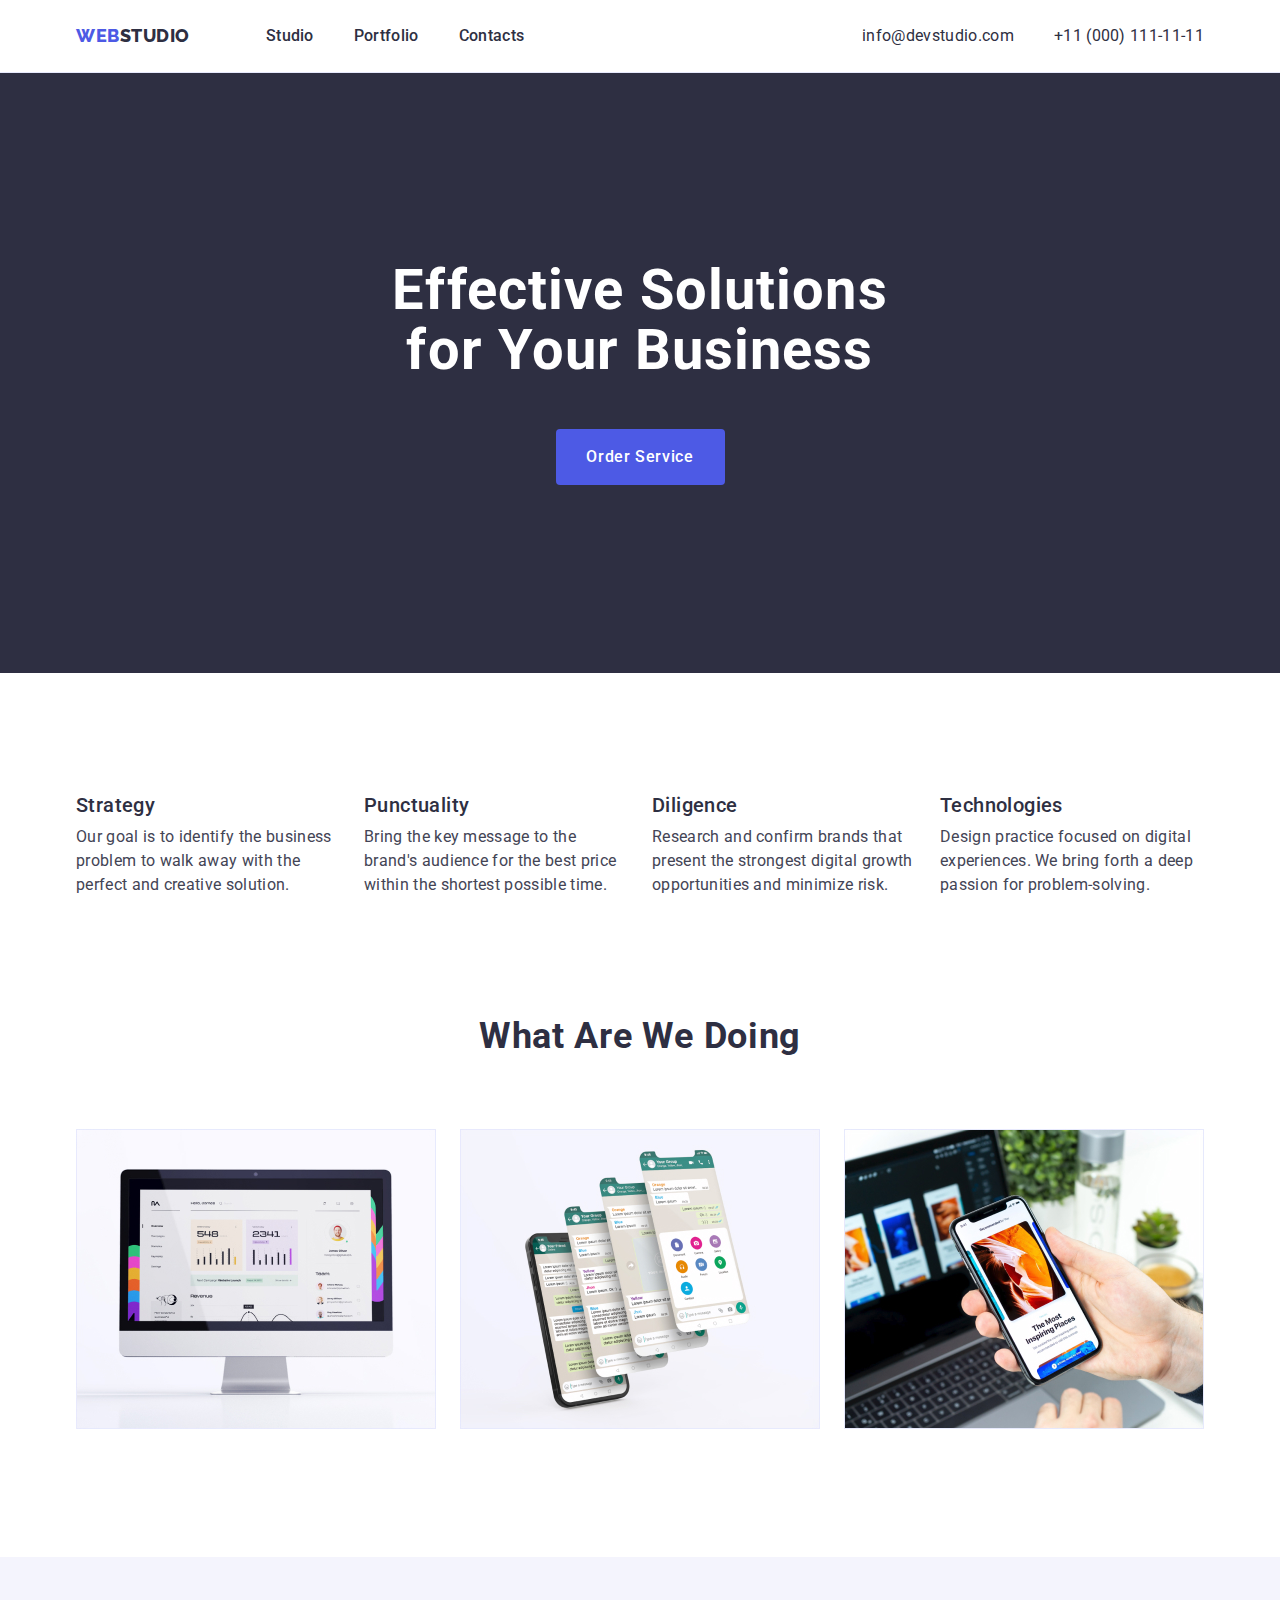
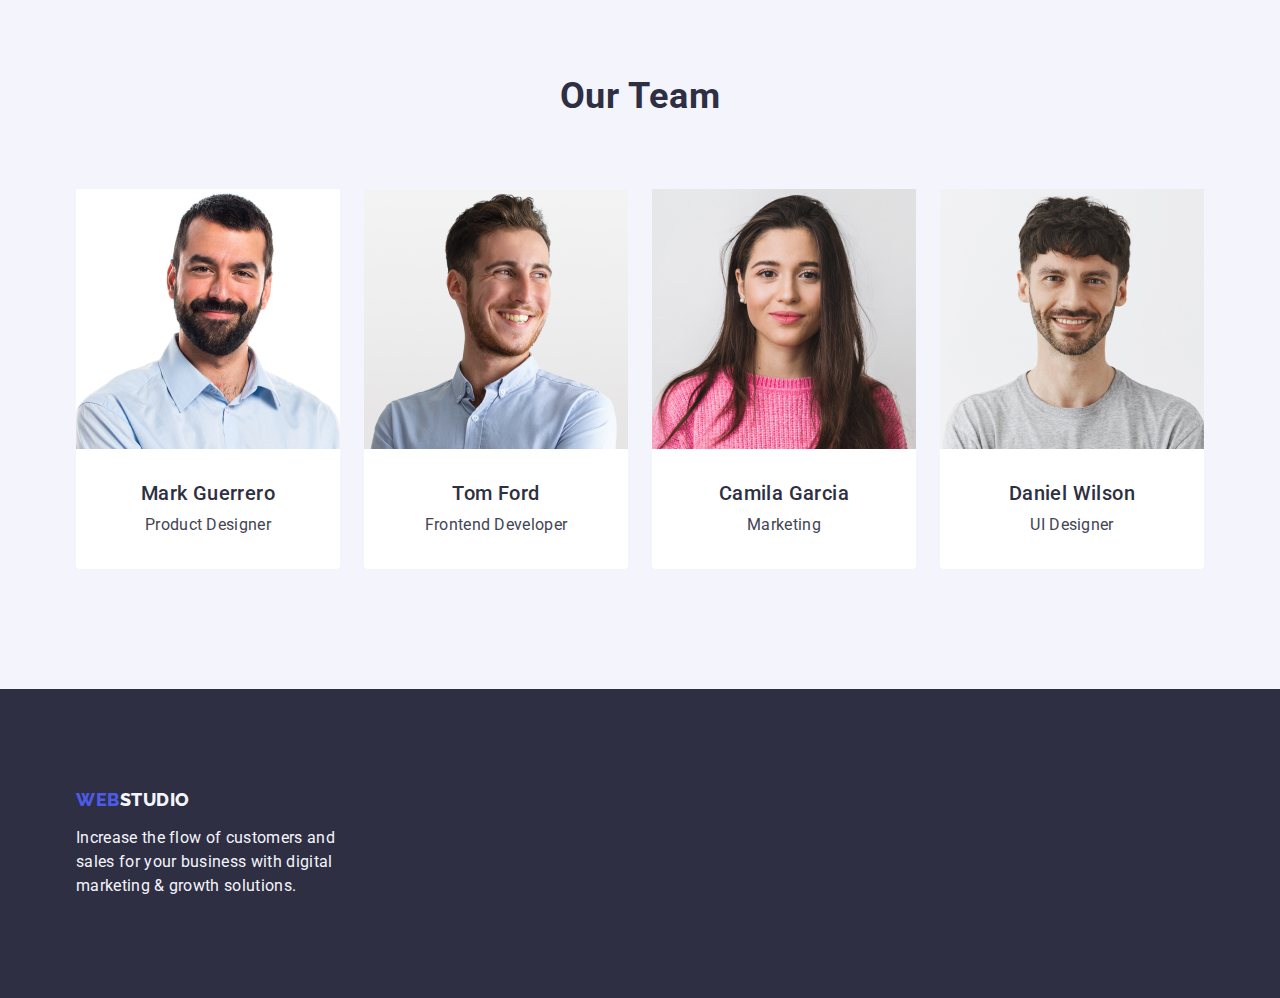
<file: index.html>
<!DOCTYPE html>
<html lang="en">
  <head>
    <meta charset="UTF-8" />
    <meta http-equiv="X-UA-Compatible" content="IE=edge" />
    <meta name="viewport" content="width=device-width, initial-scale=1.0" />
    <title>Document</title>
    <link rel="preconnect" href="https://fonts.googleapis.com" />
    <link rel="preconnect" href="https://fonts.gstatic.com" crossorigin />
    <link
      href="https://fonts.googleapis.com/css2?family=Raleway:wght@800&family=Roboto:wght@400;500;700;900&display=swap"
      rel="stylesheet"
    />
    <link rel="stylesheet" href="./css/modern-normalize.min.css" />
    <link rel="stylesheet" href="./css/style.css" />
  </head>
  <body>
    <header class="header">
      <div class="header-div container">
        <nav class="header-nav">
          <a href="./index.html" class="logo link"
            >Web<span class="highlight">Studio</span></a
          >
          <ul class="list main-menu">
            <li><a class="link menu-padding" href="./index.html">Studio</a></li>
            <li>
              <a class="link menu-padding" href="./portfolio.html">Portfolio</a>
            </li>
            <li>
              <a class="link menu-padding" href="./Contacts.html">Contacts</a>
            </li>
          </ul>
        </nav>
        <address class="address">
          <ul class="list list-flex-gap">
            <li>
              <a class="link link-address" href="mailto:info@devstudio.com"
                >info@devstudio.com</a
              >
            </li>
            <li>
              <a class="link link-address" href="tel:+110001111111"
                >+11 (000) 111-11-11</a
              >
            </li>
          </ul>
        </address>
      </div>
    </header>

    <main>
      <section class="main-index-section-first">
        <div class="container">
          <h1 class="index-section-first-header">
            Effective Solutions for Your Business
          </h1>
          <button type="button" class="button-order-service">
            Order Service
          </button>
        </div>
      </section>
      <section class="section-two-padding">
        <div class="container">
          <h2 class="heading-values visually-hidden">Values</h2>
          <ul class="list list-s-two-flex-gap">
            <li class="punkt-listy">
              <h3 class="heading-values h-three-list-margin">Strategy</h3>
              <p class="body">
                Our goal is to identify the business problem to walk away with
                the perfect and creative solution.
              </p>
            </li>
            <li class="punkt-listy">
              <h3 class="heading-values h-three-list-margin">Punctuality</h3>
              <p class="body">
                Bring the key message to the brand's audience for the best price
                within the shortest possible time.
              </p>
            </li>
            <li class="punkt-listy">
              <h3 class="heading-values h-three-list-margin">Diligence</h3>
              <p class="body">
                Research and confirm brands that present the strongest digital
                growth opportunities and minimize risk.
              </p>
            </li>
            <li class="punkt-listy">
              <h3 class="heading-values h-three-list-margin">Technologies</h3>
              <p class="body">
                Design practice focused on digital experiences. We bring forth a
                deep passion for problem-solving.
              </p>
            </li>
          </ul>
        </div>
      </section>
      <section class="sthree-padding">
        <div class="container">
          <h2 class="header-section-three-index sthree-htwo-margin">
            What are we doing
          </h2>
          <ul class="list list-s-two-flex-gap">
            <li class="punkt-listy-trzy h-three-list-margin">
              <img
                src="./images/img1.jpg"
                alt="Designing a web
            page"
                width="360"
                height="300"
              />
            </li>
            <li class="punkt-listy-trzy h-three-list-margin">
              <img
                src="./images/img2.jpg"
                alt="Designing mobile
            responsive layouts"
                width="360"
                height="300"
              />
            </li>
            <li class="punkt-listy-trzy h-three-list-margin">
              <img
                src="./images/img3.jpg"
                alt="Optimizing mobile
            layouts for conversion"
                width="360"
                height="300"
              />
            </li>
          </ul>
        </div>
      </section>
      <section class="section-four-background sfour-padding">
        <div class="container">
          <h2 class="header-section-four-index sthree-htwo-margin">Our Team</h2>
          <ul class="list list-s-two-flex-gap">
            <li class="section-four-background-fff punkt-listydwa">
              <img
                src="./images/team1.jpg"
                alt="Photo of Mark"
                width="264"
                height="260"
                class="specialist-item"
              />
              <div class="pracownik">
                <h3 class="heading-values pracownik-h-trzy">Mark Guerrero</h3>
                <p class="body pracownik-p">Product Designer</p>
              </div>
            </li>
            <li class="section-four-background-fff punkt-listydwa">
              <img
                src="./images/team2.jpg"
                alt="Photo of Tom"
                width="264"
                height="260"
                class="specialist-item"
              />
              <div class="pracownik">
                <h3 class="heading-values pracownik-h-trzy">Tom Ford</h3>
                <p class="body pracownik-p">Frontend Developer</p>
              </div>
            </li>
            <li class="section-four-background-fff punkt-listydwa">
              <img
                src="./images/team3.jpg"
                alt="Photo of Camila"
                width="264"
                height="260"
                class="specialist-item"
              />
              <div class="pracownik">
                <h3 class="heading-values pracownik-h-trzy">Camila Garcia</h3>
                <p class="body pracownik-p">Marketing</p>
              </div>
            </li>
            <li class="section-four-background-fff punkt-listydwa">
              <img
                src="./images/team4.jpg"
                alt="Photo of Daniel"
                width="264"
                height="260"
                class="specialist-item"
              />
              <div class="pracownik">
                <h3 class="heading-values pracownik-h-trzy">Daniel Wilson</h3>
                <p class="body pracownik-p">UI Designer</p>
              </div>
            </li>
          </ul>
        </div>
      </section>
    </main>
    <footer class="footer-portfolio">
      <div class="container">
        <a class="logo link footer-link" href="./index.html"
          >Web<span class="highlight-footer">Studio</span></a
        >
        <p class="footer-p">
          Increase the flow of customers and sales for your business with
          digital marketing & growth solutions.
        </p>
      </div>
    </footer>
  </body>
</html>
</file>
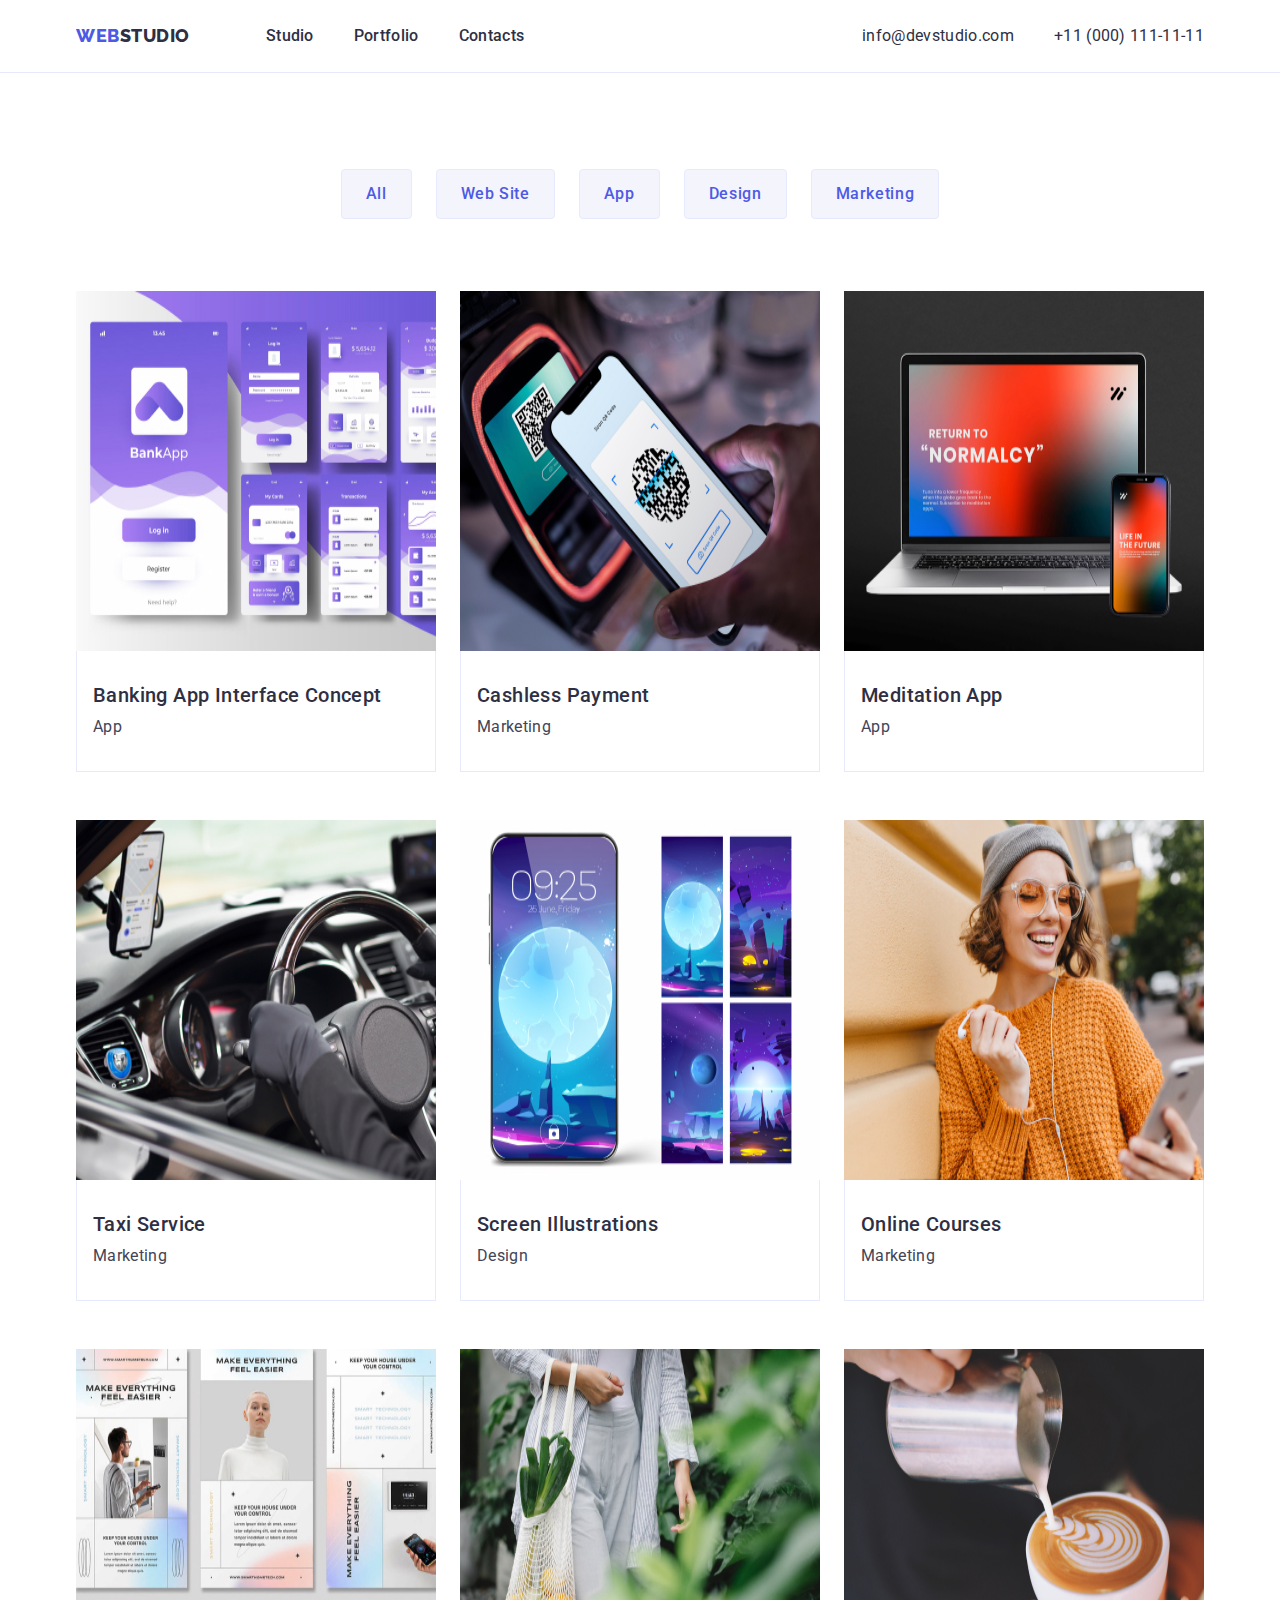
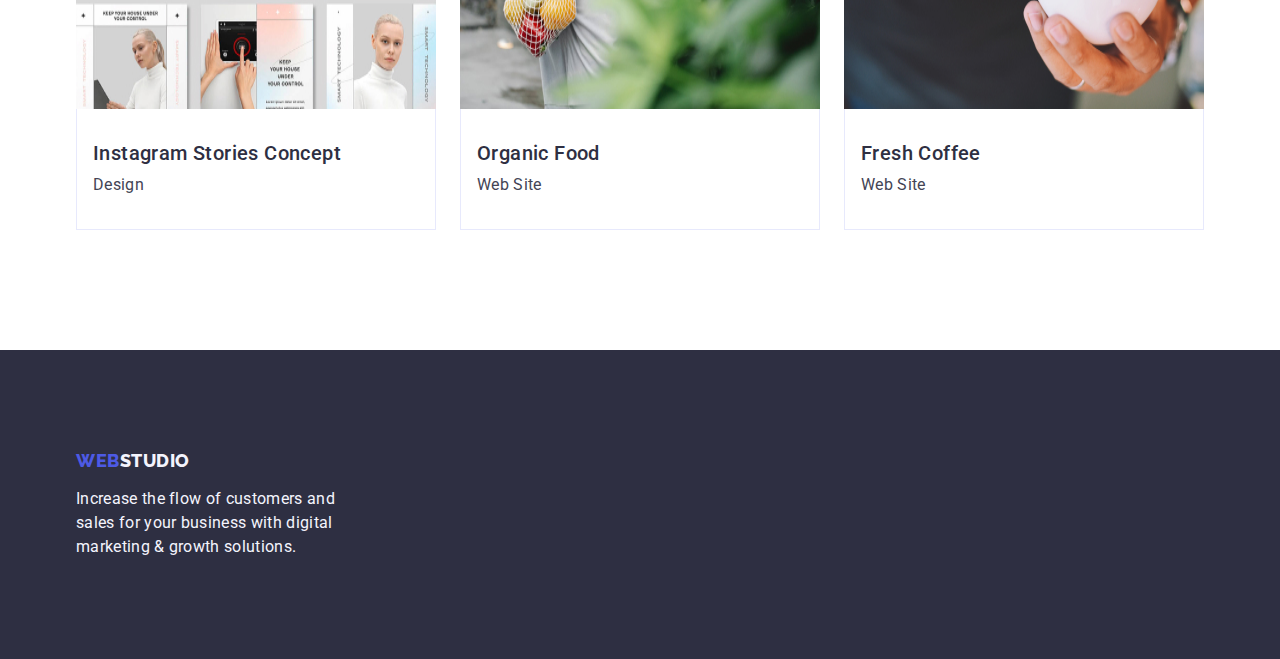
<file: portfolio.html>
<!DOCTYPE html>
<html lang="en">
  <head>
    <meta charset="UTF-8" />
    <meta http-equiv="X-UA-Compatible" content="IE=edge" />
    <meta name="viewport" content="width=device-width, initial-scale=1.0" />
    <title>Document</title>
    <link rel="preconnect" href="https://fonts.googleapis.com" />
    <link rel="preconnect" href="https://fonts.gstatic.com" crossorigin />
    <link
      href="https://fonts.googleapis.com/css2?family=Raleway:wght@800&family=Roboto:wght@400;500;700;900&display=swap"
      rel="stylesheet"
    />
    <link rel="stylesheet" href="./css/modern-normalize.min.css" />
    <link rel="stylesheet" href="./css/style.css" />
  </head>
  <body>
    <header class="header">
      <div class="header-div container">
        <nav class="header-nav">
          <a href="./index.html" class="logo link"
            >Web<span class="highlight">Studio</span></a
          >
          <ul class="list main-menu">
            <li><a class="link menu-padding" href="./index.html">Studio</a></li>
            <li>
              <a class="link menu-padding" href="./portfolio.html">Portfolio</a>
            </li>
            <li>
              <a class="link menu-padding" href="./Contacts.html">Contacts</a>
            </li>
          </ul>
        </nav>
        <address class="address">
          <ul class="list list-flex-gap">
            <li>
              <a class="link link-address" href="mailto:info@devstudio.com"
                >info@devstudio.com</a
              >
            </li>
            <li>
              <a class="link link-address" href="tel:+110001111111"
                >+11 (000) 111-11-11</a
              >
            </li>
          </ul>
        </address>
      </div>
    </header>

    <main>
      <section class="portfoliosection">
        <div class="container">
          <h1 class="h1-s1 visually-hidden">My Portfolio</h1>
          <ul class="list portfoliolist">
            <li><button type="button" class="portfoliobutton">All</button></li>
            <li>
              <button type="button" class="portfoliobutton">Web Site</button>
            </li>
            <li><button type="button" class="portfoliobutton">App</button></li>
            <li>
              <button type="button" class="portfoliobutton">Design</button>
            </li>
            <li>
              <button type="button" class="portfoliobutton">Marketing</button>
            </li>
          </ul>

          <ul class="list portfolio-list-main">
            <li class="portfolio-list-elements">
              <a class="link">
                <img
                  class="image"
                  src="./images/portfolio11.jpg"
                  alt="Zdjecie kategorii"
                  width="360"
                  height="360"
                />
                <div class="portfolio-list-elements-div">
                  <h2 class="header-list">Banking App Interface Concept</h2>
                  <p class="portfolio-p">App</p>
                </div>
              </a>
            </li>

            <li class="portfolio-list-elements">
              <a class="link">
                <img
                  class="image"
                  src="./images/portfolio2.jpg"
                  alt="Zdjecie kategorii"
                  width="360"
                  height="360"
                />
                <div class="portfolio-list-elements-div">
                  <h2 class="header-list">Cashless Payment</h2>
                  <p class="portfolio-p">Marketing</p>
                </div></a
              >
            </li>

            <li class="portfolio-list-elements">
              <a class="link">
                <img
                  class="image"
                  src="./images/portfolio3.jpg"
                  alt="Zdjecie kategorii"
                  width="360"
                  height="360"
                />
                <div class="portfolio-list-elements-div">
                  <h2 class="header-list">Meditation App</h2>
                  <p class="portfolio-p">App</p>
                </div></a
              >
            </li>

            <li class="portfolio-list-elements">
              <a class="link">
                <img
                  class="image"
                  src="./images/portfolio4.jpg"
                  alt="Zdjecie kategorii"
                  width="360"
                  height="360"
                />
                <div class="portfolio-list-elements-div">
                  <h2 class="header-list">Taxi Service</h2>
                  <p class="portfolio-p">Marketing</p>
                </div></a
              >
            </li>

            <li class="portfolio-list-elements">
              <a class="link">
                <img
                  class="image"
                  src="./images/portfolio5.jpg"
                  alt="Zdjecie kategorii"
                  width="360"
                  height="360"
                />
                <div class="portfolio-list-elements-div">
                  <h2 class="header-list">Screen Illustrations</h2>
                  <p class="portfolio-p">Design</p>
                </div></a
              >
            </li>

            <li class="portfolio-list-elements">
              <a class="link">
                <img
                  class="image"
                  src="./images/portfolio6.jpg"
                  alt="Zdjecie kategorii"
                  width="360"
                  height="360"
                />
                <div class="portfolio-list-elements-div">
                  <h2 class="header-list">Online Courses</h2>
                  <p class="portfolio-p">Marketing</p>
                </div></a
              >
            </li>

            <li class="portfolio-list-elements">
              <a class="link">
                <img
                  class="image"
                  src="./images/portfolio7.jpg"
                  alt="Zdjecie kategorii"
                  width="360"
                  height="360"
                />
                <div class="portfolio-list-elements-div">
                  <h2 class="header-list">Instagram Stories Concept</h2>
                  <p class="portfolio-p">Design</p>
                </div></a
              >
            </li>

            <li class="portfolio-list-elements">
              <a class="link">
                <img
                  class="image"
                  src="./images/portfolio8.jpg"
                  alt="Zdjecie kategorii"
                  width="360"
                  height="360"
                />
                <div class="portfolio-list-elements-div">
                  <h2 class="header-list">Organic Food</h2>
                  <p class="portfolio-p">Web Site</p>
                </div></a
              >
            </li>

            <li class="portfolio-list-elements">
              <a class="link">
                <img
                  class="image"
                  src="./images/portfolio9.jpg"
                  alt="Zdjecie kategorii"
                  width="360"
                  height="360"
                />
                <div class="portfolio-list-elements-div">
                  <h2 class="header-list">Fresh Coffee</h2>
                  <p class="portfolio-p">Web Site</p>
                </div>
              </a>
            </li>
          </ul>
        </div>
      </section>
    </main>
    <footer class="footer-portfolio">
      <div class="container">
        <a class="logo link footer-link" href="./index.html"
          >Web<span class="highlight-footer">Studio</span></a
        >
        <p class="footer-p">
          Increase the flow of customers and sales for your business with
          digital marketing & growth solutions.
        </p>
      </div>
    </footer>
  </body>
</html>
</file>
<file: css/style.css>
* {
  margin: 0;
  padding: 0;
}

:root {
  --first-color-text: #434455;
  --second-color-text: #4d5ae5;
  --color-white: white;
  --iris: #4d5ae5;
  --ocean: #404bbf;
  --logo-studio: #2e2f42;
  --background-color1: #2e2f42;
  --background-color2: #f4f4fd;
  --bg-color: #ffffff;
  --border-bottom-color: #e7e9fc;
}
body {
  font-family: 'Roboto', sans-serif;
  color: var(--first-color-text);
  /* Body */

  font-size: 16px;
  font-style: normal;
  font-weight: 400;
  line-height: 24px; /* 150% */
  letter-spacing: 0.32px;
  background-color: var(--color-white);
}
.header {
  background-color: var(--color-white);
  border-bottom: 1px solid var(--border-bottom-color);
  margin: 0 auto;
}

.header-div {
  display: flex;
  height: 72px;
  justify-content: space-between;
}

h1 {
  margin: 0 auto;
  padding-bottom: 48px;
}
.div-nav-address {
  gap: 332px;
}
.address {
  font-style: normal;
  font-weight: 400;
  padding: 24px 0;
}

.link-address {
  color: var(--first-color-text);
  font-weight: 400;
  font-size: 16px;
  line-height: 1.5;
  letter-spacing: 0.02em;
}

img {
  display: block;
}

.container {
  width: 1158px;
  margin: 0 auto;
  padding: 0 15px;
}

.header-nav {
  display: flex;
  align-items: center;
  padding: 24px 0;
}

.list {
  list-style: none;
}

.list-flex-gap {
  display: flex;
  gap: 40px;
}

.list-s-two-flex-gap {
  display: flex;
  gap: 24px;
}

.punkt-listy {
  width: calc((100% - 72px) / 4);
}

.punkt-listydwa {
  width: calc((100% - 72px) / 4);
  border-radius: 0px 0px 4px 4px;
}

.punkt-listy-trzy {
  width: calc((100% - 48px) / 3);
}

.h-three-list-margin {
  margin-bottom: 8px;
}

.sthree-padding {
  padding-bottom: 120px;
}

.sthree-htwo-margin {
  margin-bottom: 72px;
}

.main-menu {
  display: flex;
  gap: 40px;
}
.menu-padding {
  color: var(--second-color-text);
  padding: 24px 0;
  font-weight: 500;
}

a {
  text-decoration: none;
}
button {
  color: var(--color-white);
  background-color: var(--iris);
}
.button-order-service {
  font-family: 'Roboto', sans-serif;
  font-weight: 500;
  font-size: 16px;
  line-height: 1.5;
  letter-spacing: 0.04em;
  color: var(--color-white);
  cursor: pointer;
  display: block;
  min-width: 169px;
  height: 56px;
  border: none;
  background-color: var(--second-color-text);
  border-radius: 4px;
  margin: 0 auto;
}

.button-order-service:active {
  background-color: var(--ocean);
}

.button-order-service:focus {
  background-color: var(--ocean);
}

a:active {
  color: var(--ocean);
}
a:focus {
  color: var(--ocean);
}
button:hover {
  color: var(--color-white);
  background-color: var(--ocean);
}
.link {
  text-decoration: none;

  color: var(--logo-studio);
}

.footer-link {
  display: inline-block;
  margin-bottom: 16px;
}

.nav-link {
  font-weight: 500;
  font-size: 16px;
  line-height: 1.5;
  letter-spacing: 0.02em;
  color: var(--logo-studio);
}
.highlight {
  color: var(--logo-studio);
}
.highlight-footer {
  color: var(--background-color2);
}
.logo {
  margin-right: 76px;
  font-family: 'Raleway', sans-serif;
  font-size: 18px;
  text-decoration: none;
  text-transform: uppercase;
  font-weight: 800;
  line-height: 1.17;
  letter-spacing: 0.03em;
  color: var(--second-color-text);
}

.logo-span {
  color: var(--logo-studio);
}
.main-index-section-first {
  background-color: var(--background-color1);
  padding: 188px 0;
}
.index-section-first-header {
  max-width: 496px;
  font-size: 56px;
  line-height: 1.07;
  text-align: center;
  letter-spacing: 0.02em;
  color: var(--color-white);
}

.heading-values {
  font-weight: 500;
  font-size: 20px;
  line-height: 1.2;
  letter-spacing: 0.02em;
  color: var(--logo-studio);
}

.section-two-padding {
  padding: 120px 0;
}
.header-section-three-index {
  font-size: 36px;
  line-height: 1.11;
  text-align: center;
  letter-spacing: 0.02em;
  text-transform: capitalize;
  color: var(--background-color1);
}

.header-list {
  font-weight: 500;
  font-size: 20px;
  line-height: 1.2;
  letter-spacing: 0.02em;
  margin-bottom: 8px;
}

.sfour-padding {
  padding: 120px 0;
}
.section-four-background {
  background-color: var(--background-color2);
}

.list-section-four-background {
  background-color: var(--color-white);
}

.section-four-background-fff {
  background-color: var(--color-white);
}

.header-section-four-index {
  font-size: 36px;
  line-height: 1.11;
  text-align: center;
  letter-spacing: 0.02em;
  text-transform: capitalize;
  color: var(--background-color1);
}

.footer-index {
  background-color: var(--background-color1);
}

.footer-p {
  line-height: 1.5;
  color: var(--background-color2);
  letter-spacing: 0.02em;
  max-width: 264px;
}

.footer-portfolio {
  background-color: var(--background-color1);
  padding: 100px 0;
}

.specialist-item {
  background-color: var(--bg-color);
}

.image:hover {
  cursor: pointer;
}

.h1-s1 {
  max-width: 496px;
}

.visually-hidden {
  position: absolute;
  width: 1px;
  height: 1px;
  margin: -1px;
  border: 0;
  padding: 0;
  white-space: nowrap;
  clip-path: inset(100%);
  clip: rect(0 0 0 0);
  overflow: hidden;
}

.pracownik {
  padding: 32px 0px;
}

.pracownik-h-trzy {
  text-align: center;
  margin-bottom: 8px;
}

.pracownik-p {
  text-align: center;
}

.portfoliosection {
  padding-top: 96px;
  padding-bottom: 120px;
}

.portfoliolist {
  display: flex;
  justify-content: center;
  gap: 24px;
  margin-bottom: 72px;
}

.portfoliobutton {
  font-family: 'Roboto', sans-serif;
  font-weight: 500;
  font-size: 16px;
  line-height: 1.5;
  letter-spacing: 0.04em;
  color: var(--second-color-text);
  background-color: var(--background-color2);
  cursor: pointer;
  padding: 12px 24px;
  border: 1px solid var(--border-bottom-color);
  border-radius: 4px;
}

.portfoliobutton:hover {
  color: var(--color-white);
  background-color: var(--ocean);
  border: 1px solid transparent;
}

.portfoliobutton:focus {
  color: var(--color-white);
  background-color: var(--ocean);
  border: 1px solid transparent;
}

.portfolio-p {
  font-size: 16px;
  font-weight: 400;
  line-height: 1.5;
  letter-spacing: 0.02em;
  color: var(--first-color-text);
}

.portfolio-list-main {
  display: flex;
  flex-wrap: wrap;
  column-gap: 24px;
  row-gap: 48px;
}

.portfolio-list-elements {
  width: calc((100% - 48px) / 3);
}

.portfolio-list-elements-div {
  padding: 32px 16px;
  border: 1px solid var(--border-bottom-color);
  border-top: none;
}
.menu-padding:hover,
.link-address:hover {
  color: var(--second-color-text);
}
</file>
